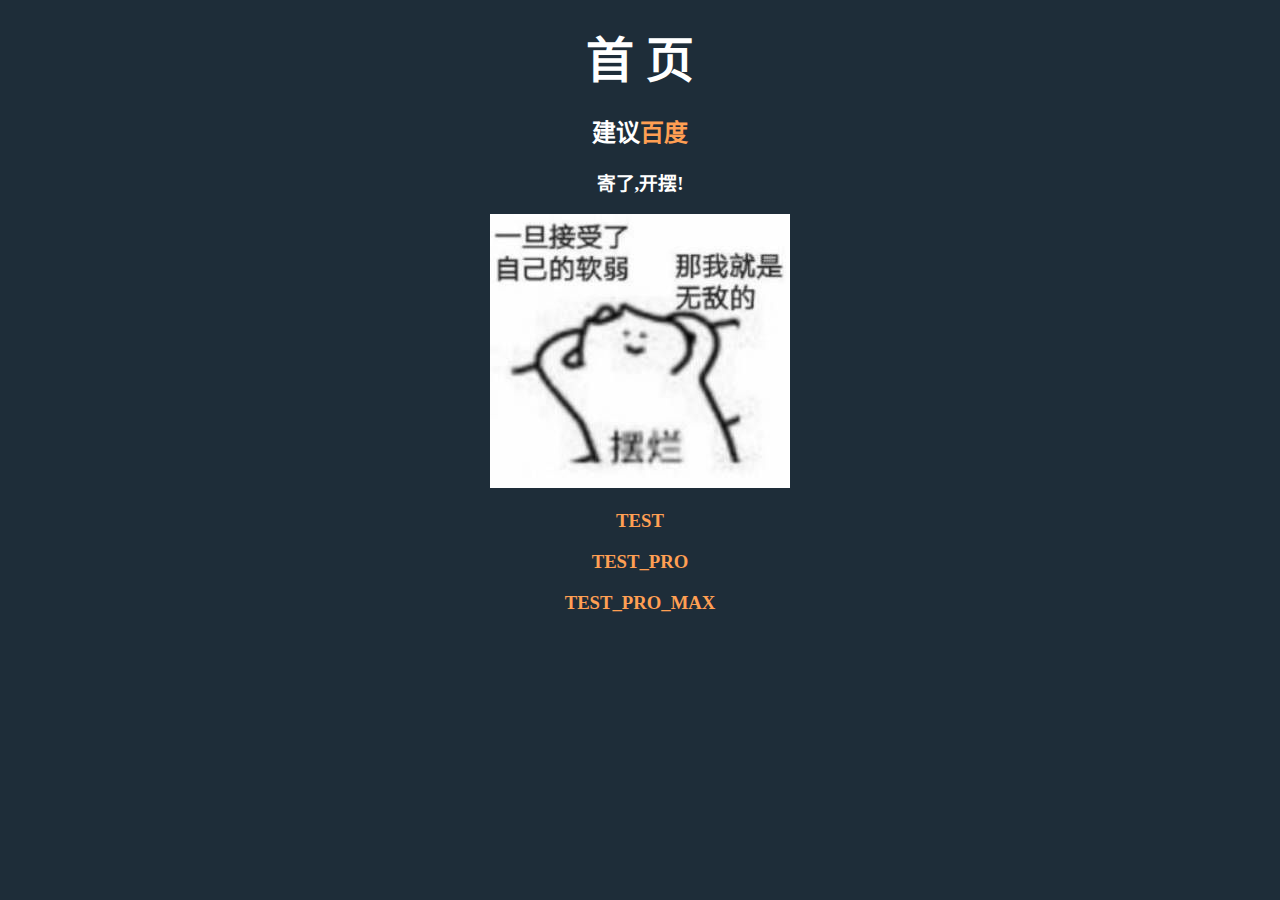
<file: index.html>
<!DOCTYPE html>
<html lang="zh-CN">
<head>
    <meta charset="UTF-8">
    <meta http-equiv="X-UA-Compatible" content="IE=edge">
    <meta name="viewport" content="width=device-width, initial-scale=1.0">
    <title>看der</title>
    <link rel="shortcut icon" href="icon/favicon.ico" />
    <link rel="stylesheet" href="/css/default.css">
</head>
<body>
        
        
        
    <h1 align="center"><font size="7">首 页</font></h1>
    <h2 align="center">建议<a href="http://www.baidu.com/">百度</a></h2>
    <h3 align="center">寄了,开摆!</h3>
    <p align="center"><img src="images/bailan.jpg" alt="摆烂" width="300" ,style="cursor: pointer" onclick="fun()"></p>
    <h3 align="center"><a href="test.html">TEST</a></h3>
    <h3 align="center"><a href="test_pro.html">TEST_PRO</a></h3>
    <h3 align="center"><a href="test_pro_max.html">TEST_PRO_MAX</a></h3>
    
    
    
    <script>
        function fun() {
            
        alert('你在点什么你在!');
        
        }
    </script>
</body>
</html>
</file>
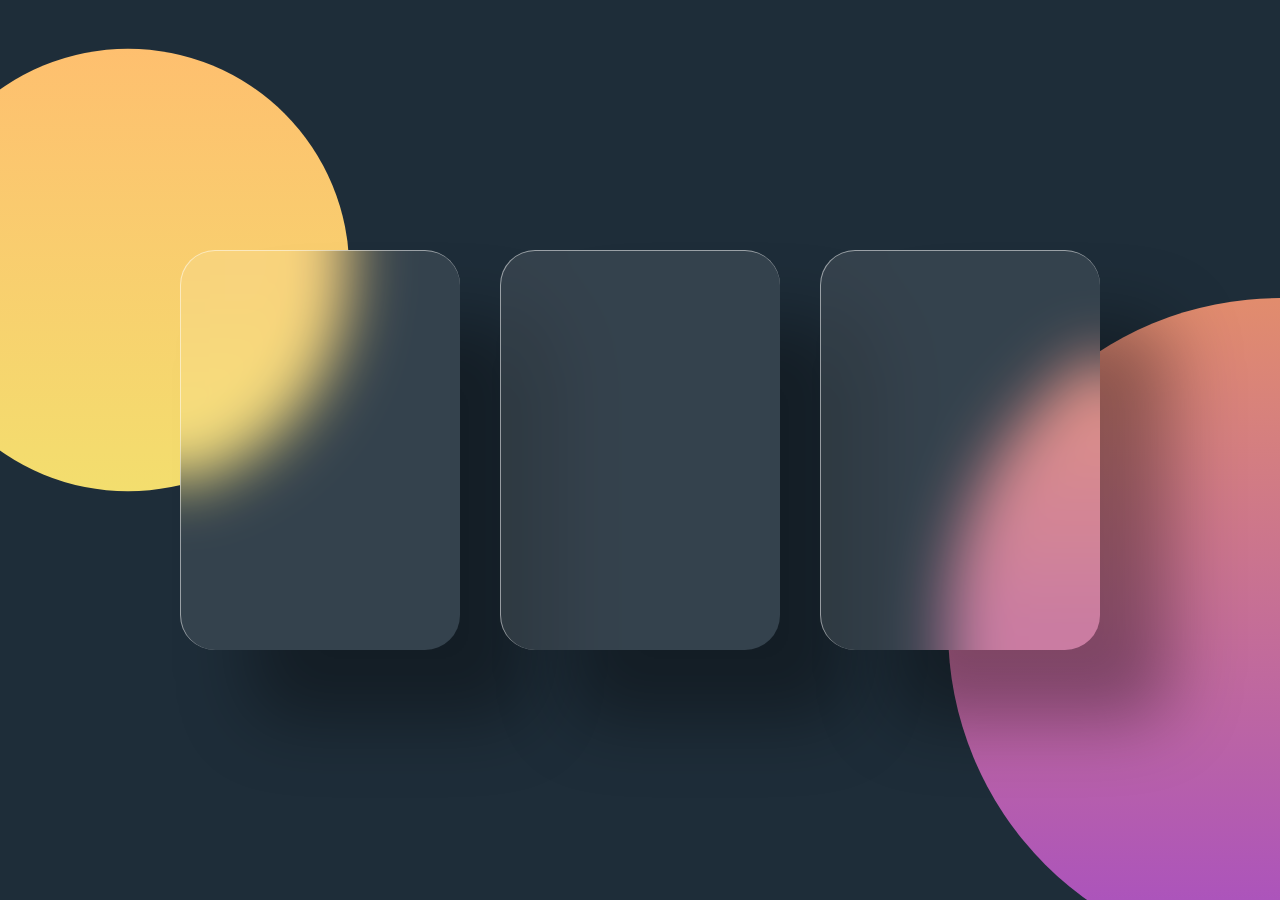
<file: test_pro.html>
<!DOCTYPE html>
<html lang="zh-CN">
<head>
    <meta charset="UTF-8">
    <meta http-equiv="X-UA-Compatible" content="IE=edge">
    <meta name="viewport" content="width=device-width, initial-scale=1.0">
    <title>TEST_PRO</title>
    <link rel="stylesheet" href="/css/default.css">
    <link rel="stylesheet" href="/css/test_pro.css">
</head>
<body>
    <!-- 设置容器 -->
    <div class="container">
        <!-- 设置卡片 -->
        <div class="card">
            <div class="content">
                <h2>01 </h2>
                <h3>第一个卡片</h3>
                <p>ABCDEFG玻璃卡片悬停效果玻璃卡片悬停效果玻璃卡片悬停效果玻璃卡片悬停效果</p>
                <a href="#">阅读更多</a>
            </div>
        </div>
        <div class="card">
            <div class="content">
                <h2>02</h2>
                <h3>第二个卡片</h3>
                <p>玻璃卡片悬停效果玻璃卡片悬停效果玻璃卡片悬停效果玻璃卡片悬停效果</p>
                <a href="#">阅读更多</a>
            </div>
        </div>
        <div class="card">
            <div class="content">
                <h2>03</h2>
                <h3>第三个卡片</h3>
                <p>玻璃卡片悬停效果玻璃卡片悬停效果玻璃卡片悬停效果玻璃卡片悬停效果</p>
                <a href="#">阅读更多</a>
            </div>
        </div>
    </div>

    <!-- 导入js -->
    <script src="/js/vanilla-tilt.js"></script>
    <!-- vanilla-tilt.js是一个平滑的3d倾斜库 -->
    <script>

        VanillaTilt.init(document.querySelectorAll(".card"),{
            max:15,speed:600,glare:true,"max-glare":0.5
            // 最大倾斜度数,倾斜速度,是否开启炫光效果,最大炫光不透明度
        })
    </script>
</body>
</html>
</file>
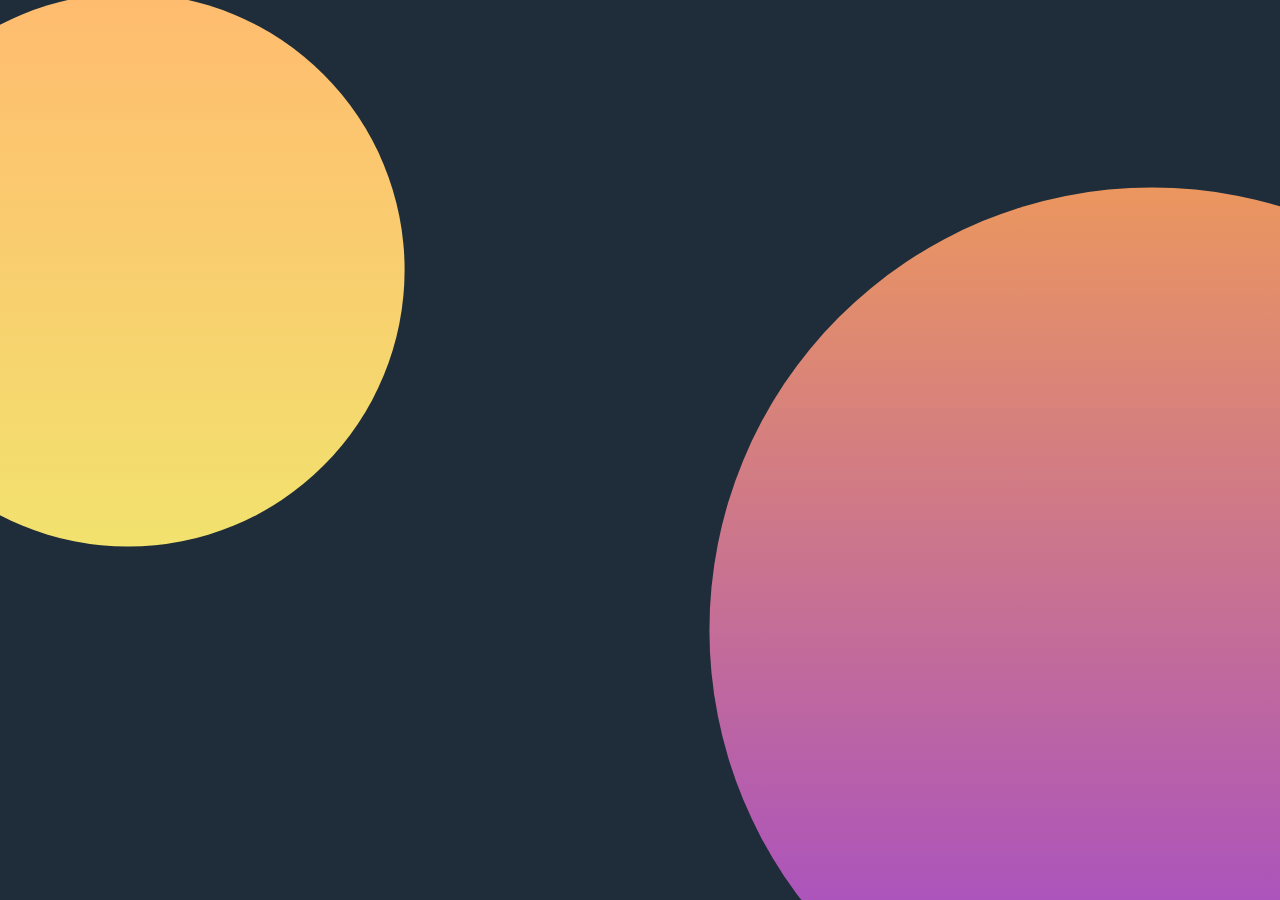
<file: test_pro_max.html>
<!DOCTYPE html>
<html lang="zh-CN">
<head>
    <meta charset="UTF-8">
    <meta http-equiv="X-UA-Compatible" content="IE=edge">
    <meta name="viewport" content="width=device-width, initial-scale=1.0">
    <title>TEST_PRO_MAX</title>
    <link rel="stylesheet" href="/css/default.css">
    <link rel="stylesheet" href="/css/test_pro_max.css">
</head>
<body>


    <!-- 容器 -->
    <div class="container">
        <!-- 卡片 -->
        <div class="card">
            <!-- 图片 -->
            <div class="photo">
                <img src="/images/test/dlam.jpg">
            </div>
            <!-- 内容 -->
            <div class="content">
                <h1>哆啦a梦</h1>
                <h2>ドラえもん</h2>
                <p>哆啦a梦,旧译为机器猫,日本漫画《哆啦A梦》及其衍生作品中的猫型机器人。</p>
                <!-- 显示更多 -->
                <div class="link">
                    <a href="https://baike.baidu.com/item/%E5%93%86%E5%95%A6A%E6%A2%A6/12004862?fromModule=lemma_inlink">了解更多</a>
                </div>
            </div>
        </div>
        <!-- 卡片 -->
        <div class="card">
            <!-- 图片 -->
            <div class="photo">
                <img src="/images/test/dx.jpg">
            </div>
            <!-- 内容 -->
            <div class="content">
                <h1>野比大雄</h1>
                <h2>のび太</h2>
                <p>野比大雄，简称大雄，日本漫画《哆啦A梦》及其衍生作品中的男主角。</p>
                <!-- 显示更多 -->
                <div class="link">
                    <a href="https://baike.baidu.com/item/%E9%87%8E%E6%AF%94%E5%A4%A7%E9%9B%84/1681726?lemmaFrom=lemma_starMap">了解更多</a>
                </div>
            </div>
        </div>
        <!-- 卡片 -->
        <div class="card">
            <!-- 图片 -->
            <div class="photo">
                <img src="/images/test/dlm.jpg">
            </div>
            <!-- 内容 -->
            <div class="content">
                <h1>哆啦美</h1>
                <h2>ドラミ</h2>
                <p>哆啦美是哆啦A梦的妹妹,在哆啦A梦回22世纪检查时，哆啦美便暂时代替哥哥帮助大雄。</p>
                <!-- 显示更多 -->
                <div class="link">
                    <a href="https://baike.baidu.com/item/%E5%93%86%E5%95%A6%E7%BE%8E/1726827?lemmaFrom=lemma_relation_starMap">了解更多</a>
                </div>
            </div>
        </div>
    </div>

    <!-- 导入js -->
    <script src="/js/vanilla-tilt.js"></script>
    <!-- vanilla-tilt.js是一个平滑的3d倾斜库 -->
    <script>

        VanillaTilt.init(document.querySelectorAll(".card"),{
            max:15,speed:600,glare:true,"max-glare":0.5
            // 最大倾斜度数,倾斜速度,是否开启炫光效果,最大炫光不透明度
        })
    </script>

</body>
</html>
</file>
<file: css/default.css>
/* css */
        /* 选择器 */


        body {
            /* 背景默认颜色 */
            background-color: #1e2d39;
            /* 文字默认颜色 */
            color: #ffffff;
        }

        /* 超链接默认样式 */
        a {
            color: #ff9f53;
            text-decoration: none;
        }
</file>
<file: css/test_pro.css>
/* 引入网络字体fonts.google.com */
@import url('https://fonts.googleapis.com/css2?family=ZCOOL+XiaoWei&display=swap');

* {
    /* 初始化 */
    margin: 0;
    padding: 0;
    box-sizing: border-box;
    /* 设置字体 */
    font-family: 'ZCOOL XiaoWei', serif;
}

body {
    /* 100%的窗口高度 */
    height: 100vh;
    /* 弹性布局 水平+垂直居中 */
    display: flex;
    justify-content: center;
    align-content: center;
    background-color: #1e2d39;
}

/* 右边的圆 */
body::before {
    content: "";
    /* 绝对定位 */
    position: absolute;
    top: 0;
    left: 0;
    width: 100%;
    height: 100%;
    /* 渐变背景 */
    background: linear-gradient(#FCA846,#AC54BB);
    /* 将元素裁切成一个圆30%代表圆的直径,right 70%代表圆心位置 */
    clip-path: circle(30% at right 70%);
}

/* 左边的圆 */
body::after {
    content: "";
    /* 绝对定位 */
    position: absolute;
    top: 0;
    left: 0;
    width: 100%;
    height: 100%;
    /* 渐变背景 */
    background: linear-gradient(#FFBC6F,#E9FA6D);
    /* 将元素裁切成一个圆30%代表圆的直径,right 70%代表圆心位置 */
    clip-path: circle(20% at 10% 30%);
}

.container {
    /* 相对定位 */
    position: relative;
    /* 弹性布局 水平+垂直居中 */
    display: flex;
    justify-content: center;
    align-items: center;
    flex-wrap: wrap;
    z-index: 1;
}

.container .card {
    /* 相对定位 */
    position: relative;
    /* 设置卡片长宽 */
    height: 400px;
    width: 280px;
    /* 设置圆角 */
    border-radius: 35px;
    /* 设置行列间距 */
    margin: 20px;
    /* 设置颜色 */
    background-color: rgba(255, 255, 255, 0.1);
    /* 设置阴影 */
    box-shadow: 70px 70px 70px rgba(0, 0, 0, 0.35);
    /* 溢出隐藏 */
    overflow: hidden;
    /* 弹性布局 水平+垂直居中 */
    display: flex;
    justify-content: center;
    align-items: center;
    /* 设置卡片边缘高光 */
    border-top: 1px solid rgba(255, 255, 255, 0.5);
    border-left: 1px solid rgba(255, 255, 255, 0.5);
    /* 高斯模糊效果 */
    backdrop-filter: blur(30px);
}

.container .card .content {
    /* 给文字填充边距 */
    padding: 20px;
    /* 文字居中 */
    text-align: center;
    /* 默认下移 */
    transform: translateY(100px);
    /* 设置透明度 */
    opacity: 0;
    /* 设置动画速度 */
    transition: transform 0.5s, opacity 0.3s;
}

.container .card:hover .content {
    transform: translateY(0px);
    opacity: 1;
}

.container .card .content h2 {
    /* 绝对定位 */
    position: absolute;
    /* 设置位置 */
    top: -70px;
    right: 10px;
    /* 设置字体 */
    font-family: sans-serif;
    /* 设置字体缩放和颜色 */
    font-size: 140px;
    color: rgba(255, 255, 255, 0.3);
}

.container .card .content h3 {
    /* 设置字体大小 */
    font-size: 250%;
}

.container .card .content p {
    /* 设置字体大小 */
    font-size: 120%;
    /* 设置字体粗细 */
    font-weight: 100;
    /* 设置字体四边边距 */
    margin: 10px 0px 15px;
}

.container .card .content a {
    /* 设置字体大小 */
    font-size: 120%;
    display: inline-block;
    /* 设置字体粗细 */
    font-weight: 900;
    /* 设置字体颜色 */
    color: #1e2d39;
    /* 设置相对定位 */
    position: relative;
    /* 设置容器的(宽,长) */
    padding: 8px 28px;
    /* 设置上边距 */
    margin-top: 20px;
    /* 设置边框圆角 */
    border-radius: 10px;
    /* 设置底色 */
    background-color: rgba(255, 255, 255, 0.7);
    /* 设置阴影 */
    box-shadow: 10px 10px 20px rgba(0, 0, 0, 0.2)
    
}
</file>
<file: css/test_pro_max.css>
/* 引入网络字体fonts.google.com */
@import url('https://fonts.googleapis.com/css2?family=ZCOOL+XiaoWei&display=swap');

* {
    /* 初始化 */
    margin: 0;
    padding: 0;
    box-sizing: border-box;
    /* 设置字体 */
    font-family: 'ZCOOL XiaoWei', serif;
}

body {
    /* 100%的窗口高度 */
    height: 100vh;
    /* 弹性布局 水平+垂直居中 */
    display: flex;
    justify-content: center;
    align-content: center;
    background-color: #1e2d39;
}

/* 右边的圆 */
body::before {
    content: "r1";
    /* 绝对定位 */
    position: absolute;
    top: 0px;
    left: 0px;
    width: 100%;
    height: 100%;
    /* 渐变背景 */
    background: linear-gradient(#FCA846,#AC54BB);
    /* 将元素裁切成一个圆30%代表圆的直径, x,y */
    clip-path: circle(0% at 110% 80%);
    transition: clip-path 1s;
}

body:hover:before {
    clip-path: circle(40% at 90% 70%);
}

/* 左边的圆 */
body::after {
    content: "";
    /* 绝对定位 */
    position: absolute;
    top: 0;
    left: 0;
    width: 100%;
    height: 100%;
    /* 渐变背景 */
    background: linear-gradient(#FFBC6F,#E9FA6D);
    /* 将元素裁切成一个圆30%代表圆的直径, x,y */
    clip-path: circle(0% at -5% 30%);
    transition: clip-path 1s;
}
body:hover::after {
    clip-path: circle(25% at 10% 30%);
}

/* 设置容器 */
.container {
    /* 相对定位 */
    position: relative;
    /* 弹性布局 水平+垂直居中 */
    display: flex;
    justify-content: center;
    align-items: center;
    flex-wrap: wrap;
    z-index: 1;
}

/* 设置卡片 */
.container .card {
    /* 相对定位 */
    position: relative;
    /* 设置高度 */
    top: 150px;
    /* 设置卡片长宽 */
    height: 340px;
    width: 235px;
    /* 设置圆角 */
    border-radius: 35px;
    /* 设置行列间距 */
    margin: 20px;
    /* 设置颜色 */
    background-color: rgba(255, 255, 255, 0.1);
    /* 设置阴影 */
    box-shadow: 2px 2px 1px rgba(0, 0, 0, 0.5);
    /* 溢出隐藏 */
    overflow: hidden;
    /* 弹性布局 水平+垂直居中 */
    display: flex;
    justify-content: center;
    align-content: center;
    /* 设置卡片边缘高光 */
    border-top: 1px solid rgba(255, 255, 255, 0.5);
    border-left: 1px solid rgba(255, 255, 255, 0.5);
    border-bottom: 3px solid rgba(255, 255, 255, 0.5);
    border-right: 3px solid rgba(255, 255, 255, 0.5);
    /* 高斯模糊效果 */
    backdrop-filter: blur(30px);
    /* 设置透明度 */
    opacity: 0;

    /* 设置动画 */
    animation: an 1.2s;
    /* forwards	在动画结束后，动画将应用该属性值。 */
    animation-fill-mode:forwards;
    /* 鼠标触碰动画 */
    transition: height 1s, width 1s,border-radius 1s, box-shadow 1s;
}

@keyframes an {
    100% {
        opacity: 1;
        top: 0px;
    }
}
.container .card:hover {
    /* 设置卡片长宽 */
    height: 400px;
    width: 280px;
    /* 设置卡片圆角 */
    border-radius: 46.47px;
    /* 设置阴影 */
    box-shadow: 70px 70px 70px rgba(0, 0, 0, 0.35);
}

/* 设置图片 */
.container .card .photo img {
    width: 100%;
    height: 100%;
    /* 保持原尺寸,裁切长边 */
    object-fit: cover;
}

/* 默认大图 */
.card .photo {
    /* 绝对定位 */
    position: absolute;
    /* 与卡片顶部的距离 */
    top: 0;
    /* 保持比例 */
    width: 100%;
    height: 100%;
    /* 设置圆角 */
    border-radius: 25px;
    box-shadow: 100px 100px 20px rgba(0, 0, 0, 0.5);
    overflow: hidden;
    /* 动画过渡 */
    transition: 0.5s;
    z-index: 0;
}

/* 给图片加黑色到透明的渐变 */
.card .photo::before {
    /* 不知含义,但是不能没有 */
    content: "";
    /* 绝对定位 */
    position: absolute;
    /* 保持比例 */
    width: 100%;
    height: 100%;
    /* 设置渐变 */
    /* background: linear-gradient(to bottom right, rgba(255, 255, 255, 0.4),rgba(0, 0, 0, 0)); */
    background: linear-gradient(rgba(255, 255, 255, 0),rgba(0, 0, 0, 0.4));
}



/* 鼠标移入变小图 */
.card:hover .photo {
    /* 距离顶端距离 */
    top: 30px;
    /* 设置图片长宽 */
    width: 230px;
    height: 230px;
    /* 设置圆角 */
    border-radius: 20%;
    /* 阴影 */
    box-shadow: 0 0 10px rgba(0, 0, 0, 0.2);
}



.content {
    
    /* 给文字填充边距 */
    padding: 2px;
    
    /* 文字居中 */
    text-align: center;
    display: flex;
    justify-content: center;
    align-content: center;
}


/* 设置标题 */
.card .content h1 {
    /* 绝对定位 */
    position: absolute;
    /* 距离顶端距离 */
    top: 340px;
    /* 动画速度 */
    transition: 0.68s;
    /* 字体大小 */
    font-size: 200%;
}
.card .content:hover h1 {
    /* 距离顶端距离 */
    top: 210px;
    /* 字体大小 */
    font-size: 120%;
}


.card .content h2 {
    /* 绝对定位 */
    position: absolute;
    /* 距离顶端距离 */
    top: 410px;
    /* 动画速度 */
    transition: 0.7s;
    /* 字体大小 */
    font-size: 150%;
}
.card .content:hover h2 {
    /* 距离顶端距离 */
    top: 235px;
    /* 字体大小 */
    font-size: 90%;
}


.content p {
     /* 设置居中 */
     text-align: center;
     /* 设置上顶端距离(联动) */
     margin-top: 450px;
     /* 设置底部距离(联动) */
     margin-bottom: 10px;
     /* 设置右边距离(联动) */
     margin-right: 20px;
     /* 设置左边距离(联动) */
     margin-left: 20px;
     /* 设置宽度 */
     width: 80%;
     /* 设置与边框距离*/
     padding-top: 20px;
     /* 设置分隔线(边框) */
     border-top: 1px solid rgba(255, 255, 255, 0.3);
     transition: color 2s, margin-top 0.7s;
}
.content:hover p {
    /* 设置颜色 */
    color: rgba(255,255,255,1);
    /* 设置上顶端距离(联动) */
    margin-top: 275px;
}

.link {
    /* 元素纵向排列 */
    writing-mode: vertical-lr;
    /* 设置绝对定位 */
    position: absolute;
    font-size: 20px;
    top: 100px;
    left: 240px;
    /* 元素纵向排列 */
    flex-direction: column;
    /* 设置与边框的距离(宽,长) */
    padding: 4px 8px;
    /* 设置边框 */
    border: 5px solid rgba(255, 255, 255, 0.5);
    background-color: rgba(255, 255, 255, 0.2);
    /* 设置圆角 */
    border-radius: 15px;
    /* 高斯模糊效果 */
    backdrop-filter: blur(50px);
}
.link a {
    /* 设置颜色 */
    color: rgba(255, 255, 255, 0.7);
}
</file>
